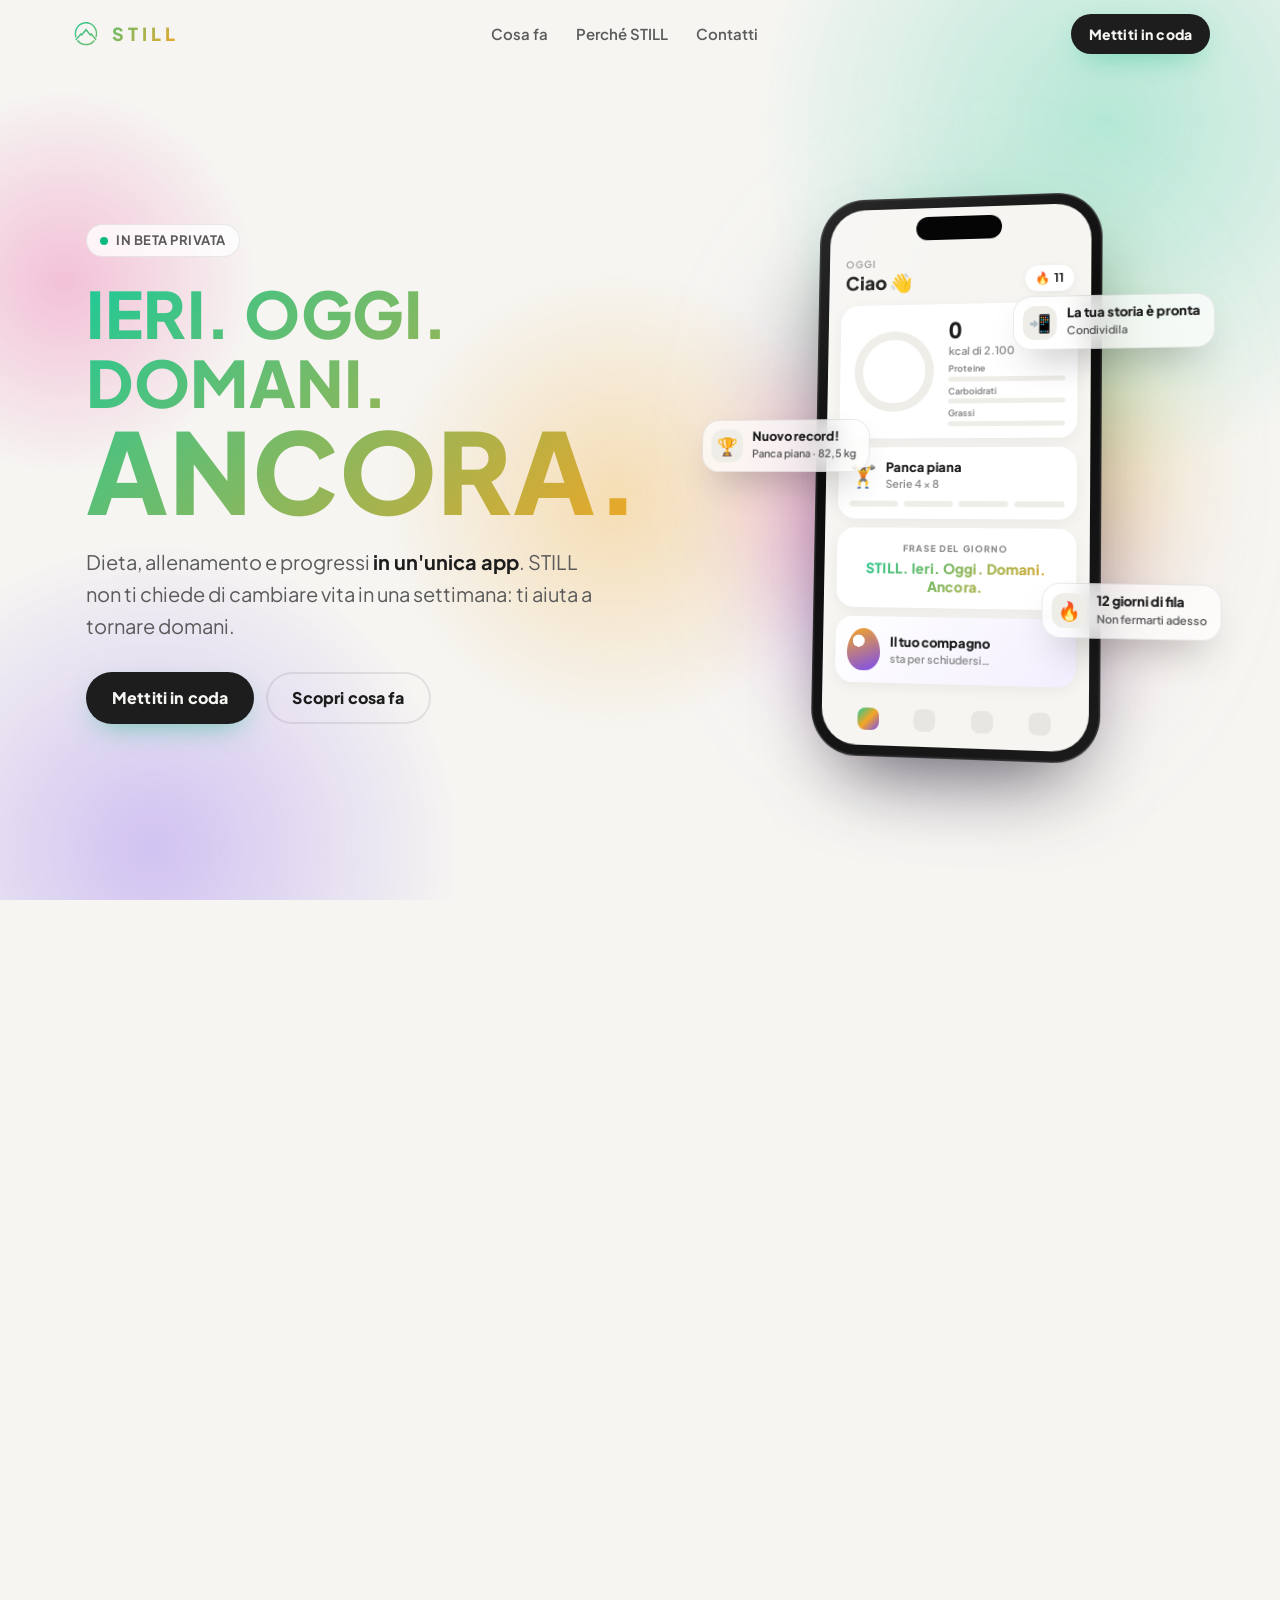
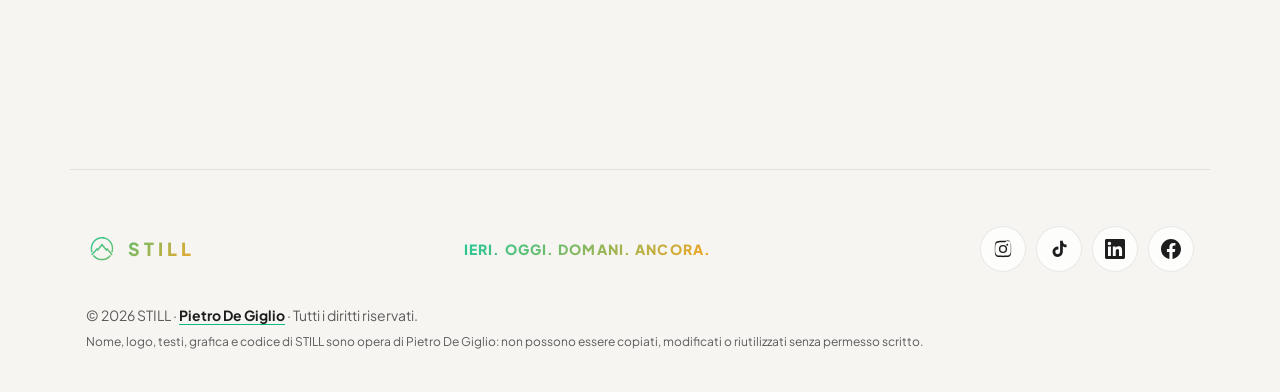
<file: index.html>
<!DOCTYPE html>
<html lang="it">
<head>
  <meta charset="UTF-8">
  <meta name="viewport" content="width=device-width, initial-scale=1">
  <meta http-equiv="Content-Security-Policy" content="default-src 'self'; script-src 'self'; style-src 'self'; img-src 'self' data:; font-src 'self'; connect-src 'none'; object-src 'none'; base-uri 'none'; form-action 'none'">

  <title>STILL — l'app per dieta, allenamento e progressi | Ieri. Oggi. Domani. Ancora.</title>
  <meta name="description" content="STILL mette dieta, allenamento e progressi in un'unica app. Importa il tuo piano alimentare e la tua scheda, allenati serie dopo serie e guarda il cambiamento. In beta: mettiti in coda.">
  <meta name="keywords" content="app dieta, app allenamento, scheda palestra, piano alimentare, contacalorie, macro, progressi fitness, STILL">
  <meta name="author" content="Pietro De Giglio">
  <meta name="robots" content="index, follow, max-image-preview:large">
  <link rel="canonical" href="https://pietrodegiglio.github.io/stillapp/">

  <meta property="og:type" content="website">
  <meta property="og:locale" content="it_IT">
  <meta property="og:site_name" content="STILL">
  <meta property="og:title" content="STILL — dieta, allenamento e progressi in un'unica app">
  <meta property="og:description" content="Il tuo piano, i tuoi allenamenti, il tuo cambiamento. Ieri. Oggi. Domani. Ancora.">
  <meta property="og:url" content="https://pietrodegiglio.github.io/stillapp/">
  <meta property="og:image" content="https://pietrodegiglio.github.io/stillapp/assets/icon-512.png">
  <meta name="twitter:card" content="summary">
  <meta name="twitter:title" content="STILL — dieta, allenamento e progressi in un'unica app">
  <meta name="twitter:description" content="Il tuo piano, i tuoi allenamenti, il tuo cambiamento. Ieri. Oggi. Domani. Ancora.">
  <meta name="twitter:image" content="https://pietrodegiglio.github.io/stillapp/assets/icon-512.png">

  <!-- Google Search Console: incolla qui il codice di verifica quando lo ottieni -->
  <!-- <meta name="google-site-verification" content="CODICE"> -->

  <meta name="theme-color" content="#F6F5F2" media="(prefers-color-scheme: light)">
  <meta name="theme-color" content="#121212" media="(prefers-color-scheme: dark)">
  <link rel="icon" href="assets/icon-192.png" type="image/png">
  <link rel="apple-touch-icon" href="assets/apple-touch-icon.png">
  <link rel="preload" href="assets/fonts/plus-jakarta-sans-latin-normal.woff2" as="font" type="font/woff2" crossorigin>
  <link rel="stylesheet" href="css/style.css">

  <script type="application/ld+json">
  {
    "@context": "https://schema.org",
    "@graph": [
      {
        "@type": "MobileApplication",
        "name": "STILL",
        "url": "https://pietrodegiglio.github.io/stillapp/",
        "applicationCategory": "HealthApplication",
        "operatingSystem": "Android, iOS, Web",
        "inLanguage": ["it", "en", "es"],
        "description": "Dieta, allenamento e progressi in un'unica app. Importa piano alimentare e scheda, allenati con progressione guidata, conta calorie e macro, guarda il cambiamento e condividilo.",
        "image": "https://pietrodegiglio.github.io/stillapp/assets/icon-512.png",
        "author": { "@id": "#autore" },
        "sameAs": [
          "https://www.instagram.com/still.webapp/",
          "https://www.tiktok.com/@still.webapp",
          "https://www.linkedin.com/company/stillwebapp/",
          "https://www.facebook.com/profile.php?id=61596785875883"
        ],
        "offers": { "@type": "Offer", "price": "0", "priceCurrency": "EUR" }
      },
      {
        "@type": "Person",
        "@id": "#autore",
        "name": "Pietro De Giglio",
        "url": "https://pietrodegiglio.github.io/"
      }
    ]
  }
  </script>
</head>

<body>
  <a class="skip" href="#contenuto">Vai al contenuto</a>
  <div class="aura" aria-hidden="true"><i></i><i></i><i></i><i></i></div>

  <header class="nav" id="nav">
    <a class="brand" href="#top" aria-label="STILL, torna all'inizio">
      <span class="brand-logo logo-mask grad-bg" aria-hidden="true"></span>
      <span class="brand-name grad-text">STILL</span>
    </a>
    <nav aria-label="Sezioni">
      <ul class="nav-links">
        <li><a href="#cosa-fa">Cosa fa</a></li>
        <li><a href="#perche">Perché STILL</a></li>
        <li><a href="#contatti">Contatti</a></li>
      </ul>
    </nav>
    <a class="btn btn-small" href="#contatti" data-motivo="coda">Mettiti in coda</a>
  </header>

  <main id="contenuto">

    <!-- HERO -->
    <section class="hero" id="top">
      <div class="hero-copy">
        <p class="badge"><span class="dot" aria-hidden="true"></span> In beta privata</p>
        <h1>
          <span class="sr-only">STILL: dieta, allenamento e progressi in un'unica app.</span>
          <span class="h1-days" aria-hidden="true"><span class="grad-text">Ieri.</span> <span class="grad-text">Oggi.</span> <span class="grad-text">Domani.</span></span>
          <span class="h1-again grad-text" aria-hidden="true">Ancora.</span>
        </h1>
        <p class="lead">
          Dieta, allenamento e progressi <strong>in un'unica app</strong>.
          STILL non ti chiede di cambiare vita in una settimana: ti aiuta a tornare domani.
        </p>
        <div class="cta-row">
          <a class="btn" href="#contatti" data-motivo="coda">Mettiti in coda</a>
          <a class="btn btn-ghost" href="#cosa-fa">Scopri cosa fa</a>
        </div>
      </div>

      <div class="hero-visual" aria-hidden="true">
        <div class="stage" id="stage">
          <div class="halo"></div>
          <div class="phone">
            <div class="phone-notch"></div>
            <div class="screen">
              <div class="scr-head">
                <div><small>Oggi</small><span class="scr-hello">Ciao 👋</span></div>
                <span class="scr-streak"><span class="flame">🔥</span><b id="streak">11</b></span>
              </div>

              <div class="card card-ring">
                <svg viewBox="0 0 120 120" class="ring">
                  <defs>
                    <linearGradient id="ringGrad" x1="0" y1="0" x2="1" y2="1">
                      <stop offset="0" stop-color="#20C997"/><stop offset=".5" stop-color="#F5A623"/><stop offset="1" stop-color="#7A4DF1"/>
                    </linearGradient>
                  </defs>
                  <circle cx="60" cy="60" r="50" class="ring-bg"/>
                  <circle cx="60" cy="60" r="50" class="ring-fg" stroke="url(#ringGrad)"/>
                </svg>
                <div class="ring-txt"><b id="kcal">0</b><small>kcal di 2.100</small></div>
                <div class="macros">
                  <span><em>Proteine</em><i><u class="m-p"></u></i></span>
                  <span><em>Carboidrati</em><i><u class="m-c"></u></i></span>
                  <span><em>Grassi</em><i><u class="m-g"></u></i></span>
                </div>
              </div>

              <div class="card card-work">
                <div class="work-top">
                  <span class="emoji">🏋️</span>
                  <div><b>Panca piana</b><small>Serie 4 × 8</small></div>
                  <span class="pill" id="pill">+2,5 kg</span>
                </div>
                <div class="sets"><i></i><i></i><i></i><i></i></div>
              </div>

              <div class="card card-quote">
                <small>Frase del giorno</small>
                <p class="grad-text">STILL. Ieri. Oggi. Domani. Ancora.</p>
              </div>

              <div class="card card-pet" id="pet">
                <span class="egg"><svg viewBox="0 0 34 42" class="crack"><path d="M4 20 L10 16 L14 22 L19 15 L24 21 L30 17"/></svg></span>
                <div><b>Il tuo compagno</b><small class="pet-a">sta per schiudersi…</small><small class="pet-b">Chi sarà? 👀</small></div>
                <span class="sparkle">✨</span>
              </div>

              <div class="tabbar"><i class="on"></i><i></i><i></i><i></i></div>
            </div>
          </div>

          <div class="chip chip-1"><span class="chip-ico">🏆</span><span><b>Nuovo record!</b><small>Panca piana · 82,5 kg</small></span></div>
          <div class="chip chip-2"><span class="chip-ico">🔥</span><span><b>12 giorni di fila</b><small>Non fermarti adesso</small></span></div>
          <div class="chip chip-3"><span class="chip-ico">📲</span><span><b>La tua storia è pronta</b><small>Condividila</small></span></div>
        </div>
      </div>
    </section>

    <!-- MANIFESTO -->
    <section class="manifesto reveal">
      <p>
        Non serve la giornata perfetta.<br>
        Serve <span class="grad-text">arrivare alla prossima</span>.
      </p>
    </section>

    <!-- FUNZIONI -->
    <section class="section" id="cosa-fa" aria-labelledby="t-cosa-fa">
      <div class="section-head reveal">
        <p class="eyebrow"><span class="eyebrow-line" aria-hidden="true"></span><span class="grad-text">Cosa fa</span></p>
        <h2 id="t-cosa-fa"><span class="grad-text">Tutto quello che ti serve.</span><br>Niente di quello che ti distrae.</h2>
      </div>

      <div class="grid">
        <article class="feat reveal">
          <span class="feat-ico" aria-hidden="true">📄</span>
          <h3>Il tuo piano, già dentro</h3>
          <p>Hai una dieta del nutrizionista o una scheda del coach? Caricala da PDF, Word o dalle note: STILL la legge e la trasforma in <span class="hl">giornate da seguire</span>.</p>
        </article>
        <article class="feat reveal">
          <span class="feat-ico" aria-hidden="true">💪</span>
          <h3>Allenati serie dopo serie</h3>
          <p>Esercizi con foto e muscoli coinvolti, sessione guidata e una <span class="hl">progressione</span> che sa quando è il momento di aggiungere ripetizioni o peso.</p>
        </article>
        <article class="feat reveal">
          <span class="feat-ico" aria-hidden="true">🥗</span>
          <h3>Mangia con un senso</h3>
          <p>Calorie e macro calcolati da soli, pasti preferiti e <span class="hl">idee su misura</span>, anche per chi fa sport e ha una gara nel weekend.</p>
        </article>
        <article class="feat reveal">
          <span class="feat-ico" aria-hidden="true">📈</span>
          <h3>Guarda il cambiamento</h3>
          <p>Record, foto prima e dopo, la mappa dei muscoli che hai allenato. I progressi che allo specchio non noti, <span class="hl">qui li vedi</span>.</p>
        </article>
        <article class="feat reveal">
          <span class="feat-ico" aria-hidden="true">🥚</span>
          <h3>Un compagno che cresce con&nbsp;te</h3>
          <p>Ogni serie di giorni parte da un uovo. Cosa ne esce, e come si evolve, dipende solo dalla tua <span class="hl">costanza</span>.</p>
        </article>
        <article class="feat reveal">
          <span class="feat-ico" aria-hidden="true">📲</span>
          <h3>Raccontalo</h3>
          <p>Storie e video riepilogo pronti da pubblicare: la settimana, il mese, il tuo anno su STILL. <span class="hl">Il percorso è tuo, mostralo.</span></p>
        </article>
      </div>

      <p class="more reveal">…e qualche sorpresa che preferiamo farti scoprire dentro l'app.</p>
    </section>

    <!-- PERCHÉ -->
    <section class="section why" id="perche" aria-labelledby="t-perche">
      <div class="section-head reveal">
        <p class="eyebrow"><span class="eyebrow-line" aria-hidden="true"></span><span class="grad-text">Perché STILL</span></p>
        <h2 id="t-perche">Fatta per chi <span class="grad-text">ricomincia</span>.<br>E per chi <span class="grad-text">non smette</span>.</h2>
      </div>
      <ul class="why-list">
        <li class="reveal">
          <b>Un'app al posto di tre</b>
          <span>Dieta, palestra e progressi <span class="hl">parlano tra loro</span>: quello che mangi tiene conto di come ti alleni.</span>
        </li>
        <li class="reveal">
          <b>Palestra, casa o campo</b>
          <span>Suggerimenti che <span class="hl">si adattano a te</span> e a quello che fai davvero, con sempre un'alternativa pronta.</span>
        </li>
        <li class="reveal">
          <b>Ogni giorno un motivo</b>
          <span>Una frase nuova al giorno, trofei da sbloccare e piccoli traguardi che fanno venire <span class="hl">voglia di esserci domani</span>.</span>
        </li>
      </ul>
    </section>

    <!-- CONTATTI -->
    <section class="section contact" id="contatti" aria-labelledby="t-contatti">
      <div class="contact-card reveal">
        <div class="contact-intro">
          <p class="eyebrow"><span class="eyebrow-line" aria-hidden="true"></span><span class="grad-text">Contatti</span></p>
          <h2 id="t-contatti">Scrivici.</h2>
          <p>STILL è in beta privata e cresce con chi la usa. Vuoi provarla tra i primi, hai un'idea o vuoi collaborare? Ogni messaggio viene letto.</p>
          <ul class="contact-points">
            <li><span aria-hidden="true">⏳</span> Mettiti in coda per la prossima apertura</li>
            <li><span aria-hidden="true">💡</span> Proponi un'idea o una funzione</li>
            <li><span aria-hidden="true">🤝</span> Collaborazioni: coach, nutrizionisti, palestre, creator, brand</li>
          </ul>
        </div>

        <form class="form" id="form" novalidate>
          <fieldset class="motivi">
            <legend>Perché ci scrivi?</legend>
            <label><input type="radio" name="motivo" value="coda" checked><span>Mettermi in coda</span></label>
            <label><input type="radio" name="motivo" value="idea"><span>Ho un'idea</span></label>
            <label><input type="radio" name="motivo" value="collab"><span>Collaborazione</span></label>
            <label><input type="radio" name="motivo" value="altro"><span>Altro</span></label>
          </fieldset>

          <div class="row2">
            <label class="field">
              <span>Nome</span>
              <input type="text" name="nome" autocomplete="name" required maxlength="80">
            </label>
            <label class="field">
              <span>Email</span>
              <input type="email" name="email" autocomplete="email" required maxlength="120">
            </label>
          </div>

          <label class="field" id="campo-ruolo" hidden>
            <span>Chi sei? <em>(coach, palestra, brand, creator…)</em></span>
            <input type="text" name="ruolo" maxlength="120">
          </label>

          <label class="field">
            <span id="msg-label">Messaggio <em>(facoltativo)</em></span>
            <textarea name="messaggio" rows="4" maxlength="2000" placeholder="Raccontaci che sport fai, cosa ti aspetti da STILL…"></textarea>
          </label>

          <p class="form-error" id="form-error" role="alert" hidden></p>
          <button class="btn btn-full" type="submit">Invia</button>
          <p class="form-note">Il pulsante apre la tua app email con il messaggio già pronto: devi solo premere invia. Usiamo i tuoi dati solo per risponderti.</p>
          <p class="form-ok" id="form-ok" role="status" hidden>La tua app email si è aperta: premi invia lì e ci sei. Se non si è aperta nulla, scrivici a <a id="mail-fallback" href="#"></a>.</p>
        </form>
      </div>
    </section>
  </main>

  <footer class="footer">
    <div class="footer-top">
      <a class="brand" href="#top" aria-label="STILL, torna all'inizio">
        <span class="brand-logo logo-mask grad-bg" aria-hidden="true"></span>
        <span class="brand-name grad-text">STILL</span>
      </a>
      <p class="footer-claim"><span class="grad-text">Ieri. Oggi. Domani. Ancora.</span></p>
      <ul class="social" id="social" aria-label="STILL sui social">
        <li><a data-social="instagram" aria-label="STILL su Instagram" target="_blank" rel="noopener">
          <svg viewBox="0 0 24 24" aria-hidden="true"><path d="M12 2.2c3.2 0 3.6 0 4.8.1 1.2.1 1.8.2 2.2.4.6.2 1 .5 1.4.9.4.4.7.9.9 1.4.2.4.4 1.1.4 2.2.1 1.3.1 1.6.1 4.8s0 3.6-.1 4.8c-.1 1.2-.2 1.8-.4 2.2-.2.6-.5 1-.9 1.4-.4.4-.9.7-1.4.9-.4.2-1.1.4-2.2.4-1.3.1-1.6.1-4.8.1s-3.6 0-4.8-.1c-1.2-.1-1.8-.2-2.2-.4-.6-.2-1-.5-1.4-.9-.4-.4-.7-.9-.9-1.4-.2-.4-.4-1.1-.4-2.2C2.2 15.6 2.2 15.2 2.2 12s0-3.6.1-4.8c.1-1.2.2-1.8.4-2.2.2-.6.5-1 .9-1.4.4-.4.9-.7 1.4-.9.4-.2 1.1-.4 2.2-.4C8.4 2.2 8.8 2.2 12 2.2zm0 1.8c-3.1 0-3.5 0-4.7.1-1.1.1-1.7.2-2.1.4-.5.2-.9.4-1.2.8-.4.4-.6.7-.8 1.2-.2.4-.3 1-.4 2.1C2.7 9.8 2.7 10.2 2.7 12s0 2.2.1 3.4c.1 1.1.2 1.7.4 2.1.2.5.4.9.8 1.2.4.4.7.6 1.2.8.4.2 1 .3 2.1.4 1.2.1 1.6.1 4.7.1s3.5 0 4.7-.1c1.1-.1 1.7-.2 2.1-.4.5-.2.9-.4 1.2-.8.4-.4.6-.7.8-1.2.2-.4.3-1 .4-2.1.1-1.2.1-1.6.1-4.7s0-3.5-.1-4.7c-.1-1.1-.2-1.7-.4-2.1-.2-.5-.4-.9-.8-1.2-.4-.4-.7-.6-1.2-.8-.4-.2-1-.3-2.1-.4C15.5 4 15.1 4 12 4zm0 3.1a4.9 4.9 0 110 9.8 4.9 4.9 0 010-9.8zm0 8.1a3.2 3.2 0 100-6.4 3.2 3.2 0 000 6.4zm6.2-8.3a1.1 1.1 0 11-2.3 0 1.1 1.1 0 012.3 0z"/></svg>
        </a></li>
        <li><a data-social="tiktok" aria-label="STILL su TikTok" target="_blank" rel="noopener">
          <svg viewBox="0 0 24 24" aria-hidden="true"><path d="M16.6 2h-3.3v13.4a2.9 2.9 0 11-2.9-2.9c.3 0 .6 0 .9.1V9.2a6.2 6.2 0 105.3 6.2V8.6a7.8 7.8 0 004.5 1.4V6.7A4.6 4.6 0 0116.6 2z"/></svg>
        </a></li>
        <li><a data-social="linkedin" aria-label="STILL su LinkedIn" target="_blank" rel="noopener">
          <svg viewBox="0 0 24 24" aria-hidden="true"><path d="M20.4 20.5h-3.6v-5.6c0-1.3 0-3-1.8-3s-2.1 1.4-2.1 2.9v5.7H9.4V9h3.4v1.6c.5-.9 1.6-1.8 3.4-1.8 3.6 0 4.3 2.4 4.3 5.5v6.2zM5.3 7.4a2.1 2.1 0 110-4.2 2.1 2.1 0 010 4.2zM7.1 20.5H3.6V9h3.5v11.5zM22.2 0H1.8C.8 0 0 .8 0 1.7v20.6c0 .9.8 1.7 1.8 1.7h20.4c1 0 1.8-.8 1.8-1.7V1.7C24 .8 23.2 0 22.2 0z"/></svg>
        </a></li>
        <li><a data-social="facebook" aria-label="STILL su Facebook" target="_blank" rel="noopener">
          <svg viewBox="0 0 24 24" aria-hidden="true"><path d="M24 12.1C24 5.4 18.6 0 12 0S0 5.4 0 12.1c0 6 4.4 11 10.1 11.9v-8.4H7.1v-3.5h3V9.4c0-3 1.8-4.7 4.5-4.7 1.3 0 2.7.2 2.7.2v3h-1.5c-1.5 0-2 .9-2 1.9v2.3h3.3l-.5 3.5h-2.8V24C19.6 23.1 24 18.1 24 12.1z"/></svg>
        </a></li>
      </ul>
    </div>
    <div class="footer-bottom">
      <p>© 2026 STILL · <a href="https://pietrodegiglio.github.io/" rel="author">Pietro De Giglio</a> · Tutti i diritti riservati.</p>
      <p class="footer-small">Nome, logo, testi, grafica e codice di STILL sono opera di Pietro De Giglio: non possono essere copiati, modificati o riutilizzati senza permesso scritto.</p>
    </div>
  </footer>

  <script src="js/main.js"></script>
</body>
</html>
</file>
<file: css/style.css>
@font-face {
  font-family: "Plus Jakarta Sans";
  font-style: normal;
  font-display: swap;
  font-weight: 200 800;
  src: url(../assets/fonts/plus-jakarta-sans-latin-ext-normal.woff2) format("woff2-variations");
  unicode-range: U+0100-02BA, U+02BD-02C5, U+02C7-02CC, U+02CE-02D7, U+02DD-02FF, U+0304, U+0308, U+0329, U+1D00-1DBF, U+1E00-1E9F, U+1EF2-1EFF, U+2020, U+20A0-20AB, U+20AD-20C0, U+2113, U+2C60-2C7F, U+A720-A7FF;
}
@font-face {
  font-family: "Plus Jakarta Sans";
  font-style: normal;
  font-display: swap;
  font-weight: 200 800;
  src: url(../assets/fonts/plus-jakarta-sans-latin-normal.woff2) format("woff2-variations");
  unicode-range: U+0000-00FF, U+0131, U+0152-0153, U+02BB-02BC, U+02C6, U+02DA, U+02DC, U+0304, U+0308, U+0329, U+2000-206F, U+20AC, U+2122, U+2191, U+2193, U+2212, U+2215, U+FEFF, U+FFFD;
}

/* Colori di STILL (gli stessi dell'app) */
:root {
  --bg: #F6F5F2;
  --bg-soft: #EFEDE8;
  --card: rgba(255, 255, 255, .78);
  --ink: #1D1D1D;
  --ink-soft: #5B5B5B;
  --line: rgba(29, 29, 29, .09);
  --salvia: #10B981;
  --teal: #20C997;
  --amber: #F5A623;
  --violet: #7A4DF1;
  --grad: linear-gradient(135deg, var(--teal), var(--amber), var(--violet), var(--teal));
  --shadow: 0 20px 50px -20px rgba(29, 29, 29, .25);
  --radius: 22px;
  --aura-op: .30;
  color-scheme: light;
}
@media (prefers-color-scheme: dark) {
  :root {
    --bg: #121212;
    --bg-soft: #1A1A1A;
    --card: rgba(30, 30, 30, .72);
    --ink: #F3F2EF;
    --ink-soft: #A9A9A9;
    --line: rgba(255, 255, 255, .09);
    --shadow: 0 20px 50px -20px rgba(0, 0, 0, .7);
    --aura-op: .2;
    color-scheme: dark;
  }
}

*, *::before, *::after { box-sizing: border-box; }
html { scroll-behavior: smooth; scroll-padding-top: 84px; overflow-x: clip; }
body {
  margin: 0;
  background: var(--bg);
  color: var(--ink);
  font-family: "Plus Jakarta Sans", system-ui, -apple-system, "Segoe UI", sans-serif;
  font-size: 17px;
  line-height: 1.6;
  -webkit-font-smoothing: antialiased;
  overflow-x: hidden;
  overflow-x: clip;
}
::selection { background: var(--salvia); color: #fff; }
a { color: inherit; }
img, svg { display: block; }
[hidden] { display: none !important; }
h1, h2, h3 { line-height: 1.08; margin: 0; letter-spacing: -.02em; }
p { margin: 0; }

.sr-only {
  position: absolute; width: 1px; height: 1px; padding: 0; margin: -1px;
  overflow: hidden; clip: rect(0 0 0 0); white-space: nowrap; border: 0;
}
.skip {
  position: absolute; left: 16px; top: -60px; z-index: 100;
  background: var(--ink); color: var(--bg); padding: 10px 16px; border-radius: 12px;
}
.skip:focus { top: 12px; }
:focus-visible { outline: 3px solid var(--salvia); outline-offset: 3px; border-radius: 8px; }

/* Gradiente cangiante, come nell'app */
@keyframes gradientShift {
  0% { background-position: 0% 50%; }
  50% { background-position: 100% 50%; }
  100% { background-position: 0% 50%; }
}
.grad-text {
  background: var(--grad);
  background-size: 300% 300%;
  -webkit-background-clip: text;
  background-clip: text;
  -webkit-text-fill-color: transparent;
  color: transparent;
  animation: gradientShift 6s ease infinite;
}
/* Gradiente sincronizzato: le scritte una sopra l'altra condividono UN solo gradiente
   (main.js misura il blocco e dice a ogni pezzo dove si trova), e tutte si muovono
   insieme grazie a --gs animata sulla pagina. */
@property --gs { syntax: "<number>"; inherits: true; initial-value: 0; }
@keyframes gsShift { 0%, 100% { --gs: 0; } 50% { --gs: 1; } }
html { animation: gsShift 6s ease infinite; }
.gsync {
  animation: none !important;
  background-image: linear-gradient(135deg, var(--teal), var(--amber), var(--violet), var(--teal)) !important;
  background-size: calc(var(--gw) * 3) calc(var(--gh) * 3) !important;
  background-position: calc(var(--gs) * -2 * var(--gw) - var(--gx)) calc(var(--gs) * -2 * var(--gh) - var(--gy)) !important;
  background-repeat: no-repeat !important;
  -webkit-box-decoration-break: clone; box-decoration-break: clone;
}
.h1-days .gsync, .h1-again.gsync { animation: rise .7s ease forwards !important; }
.h1-days .gsync:nth-child(2) { animation-delay: .15s !important; }
.h1-days .gsync:nth-child(3) { animation-delay: .3s !important; }
.h1-again.gsync { animation-delay: .5s !important; animation-duration: .8s !important; }

.grad-bg {
  background: var(--grad);
  background-size: 300% 300%;
  animation: gradientShift 6s ease infinite;
}
.logo-mask {
  -webkit-mask: url(../assets/LOGO.svg) center / contain no-repeat;
  mask: url(../assets/LOGO.svg) center / contain no-repeat;
}

/* Bottoni */
.btn {
  display: inline-flex; align-items: center; justify-content: center; gap: 8px;
  min-height: 52px; padding: 0 26px;
  border: 0; border-radius: 999px;
  background: var(--ink); color: var(--bg);
  font: inherit; font-weight: 800; font-size: 16px; letter-spacing: .01em;
  text-decoration: none; cursor: pointer;
  transition: transform .2s ease, box-shadow .2s ease;
  box-shadow: 0 10px 30px -12px rgba(16, 185, 129, .7);
}
@media (hover: hover) { .btn:hover { transform: translateY(-2px); box-shadow: 0 16px 34px -12px rgba(16, 185, 129, .85); } }
.btn:active { transform: translateY(0); }
.btn-ghost { background: transparent; color: var(--ink); box-shadow: inset 0 0 0 2px var(--line); }
.btn-ghost:hover { box-shadow: inset 0 0 0 2px var(--ink); }
.btn-small { min-height: 40px; padding: 0 18px; font-size: 14px; }
.btn-full { width: 100%; }

/* Barra in alto */
.nav {
  position: fixed; inset: 0 0 auto 0; z-index: 50;
  display: flex; align-items: center; justify-content: space-between; gap: 16px;
  padding: 14px max(16px, calc((100vw - 1140px) / 2));
  transition: background .3s ease, box-shadow .3s ease;
}
.nav.scrolled {
  background: color-mix(in srgb, var(--bg) 82%, transparent);
  -webkit-backdrop-filter: blur(14px);
  backdrop-filter: blur(14px);
  box-shadow: 0 1px 0 var(--line);
}
.brand { display: inline-flex; align-items: center; gap: 10px; text-decoration: none; }
.brand-logo { width: 32px; height: 32px; }
.brand-name { font-weight: 800; letter-spacing: .22em; font-size: 18px; }
.nav-links { display: flex; gap: 28px; list-style: none; margin: 0; padding: 0; }
.nav-links a { text-decoration: none; font-weight: 600; font-size: 15px; color: var(--ink-soft); }
.nav-links a:hover { color: var(--ink); }
@media (max-width: 760px) { .nav-links { display: none; } }

/* Hero */
.hero {
  position: relative;
  min-height: min(100svh, 900px);
  display: grid; grid-template-columns: 1.1fr .9fr; align-items: center; gap: 48px;
  max-width: 1140px; margin: 0 auto;
  padding: 120px 16px 72px;
}
/* Sfondo vivo: macchie di colore che si muovono piano dietro tutta la pagina */
.aura { position: fixed; inset: 0; z-index: -1; overflow: hidden; pointer-events: none; }
.aura i { position: absolute; border-radius: 50%; opacity: var(--aura-op); will-change: transform; background: radial-gradient(circle closest-side, var(--c) 0%, transparent 100%) !important; }
.aura i:nth-child(1) { width: 55vmax; height: 55vmax; --c: var(--teal); top: -18vmax; right: -14vmax; animation: drift1 22s ease-in-out infinite; }
.aura i:nth-child(2) { width: 48vmax; height: 48vmax; --c: var(--violet); bottom: -20vmax; left: -12vmax; animation: drift2 26s ease-in-out infinite; }
.aura i:nth-child(3) { width: 36vmax; height: 36vmax; --c: var(--amber); top: 30%; left: 30%; animation: drift3 30s ease-in-out infinite; }
.aura i:nth-child(4) { width: 30vmax; height: 30vmax; --c: #EC4899; top: 10%; left: -10vmax; animation: drift2 34s ease-in-out infinite reverse; }
@keyframes drift1 { 0%, 100% { transform: translate(0, 0) scale(1); } 50% { transform: translate(-18vw, 22vh) scale(1.15); } }
@keyframes drift2 { 0%, 100% { transform: translate(0, 0) scale(1); } 50% { transform: translate(22vw, -18vh) scale(.9); } }
@keyframes drift3 { 0%, 100% { transform: translate(0, 0) scale(1); } 33% { transform: translate(-20vw, 15vh) scale(1.2); } 66% { transform: translate(15vw, -10vh) scale(.85); } }
.hl { font-weight: 800; }
.hl { background: var(--grad); background-size: 300% 300%; -webkit-background-clip: text; background-clip: text; -webkit-text-fill-color: transparent; color: transparent; animation: gradientShift 6s ease infinite; }

.badge {
  display: inline-flex; align-items: center; gap: 8px;
  padding: 6px 14px; border-radius: 999px;
  background: var(--card); box-shadow: inset 0 0 0 1px var(--line);
  font-size: 13px; font-weight: 700; letter-spacing: .04em; text-transform: uppercase; color: var(--ink-soft);
}
.dot { width: 8px; height: 8px; border-radius: 50%; background: var(--salvia); box-shadow: 0 0 0 0 rgba(16, 185, 129, .6); animation: pulse 2s infinite; }
@keyframes pulse {
  0% { box-shadow: 0 0 0 0 rgba(16, 185, 129, .6); }
  70% { box-shadow: 0 0 0 10px rgba(16, 185, 129, 0); }
  100% { box-shadow: 0 0 0 0 rgba(16, 185, 129, 0); }
}
.hero h1 { margin: 22px 0 22px; font-weight: 800; text-transform: uppercase; letter-spacing: .02em; }
.h1-days { display: block; font-size: clamp(34px, 6vw, 64px); }
.h1-days span { display: inline-block; opacity: 0; animation: rise .7s ease forwards; }
.h1-days span:nth-child(2) { animation-delay: .15s; }
.h1-days span:nth-child(3) { animation-delay: .3s; }
.h1-again { display: block; font-size: clamp(54px, 10vw, 112px); line-height: .95; opacity: 0; animation: rise .8s ease .5s forwards; }
@keyframes rise {
  from { opacity: 0; transform: translateY(18px); }
  to { opacity: 1; transform: none; }
}
.lead { font-size: clamp(17px, 2vw, 20px); color: var(--ink-soft); max-width: 34ch; }
.lead strong { color: var(--ink); }
.cta-row { display: flex; flex-wrap: wrap; gap: 12px; margin-top: 30px; }

/* Telefono: un assaggio animato dell'app, non tutta l'app */
.hero-visual { display: flex; justify-content: center; perspective: 1400px; }
.stage {
  position: relative; transform-style: preserve-3d;
  transform: rotateY(var(--ry, -10deg)) rotateX(var(--rx, 4deg));
  transition: transform .5s cubic-bezier(.2, .8, .2, 1);
}
.halo {
  position: absolute; inset: 6% -14%; border-radius: 50%;
  background: conic-gradient(from 0deg, var(--teal), var(--amber), var(--violet), #EC4899, var(--teal));
  filter: blur(60px); opacity: .5;
  animation: spin 14s linear infinite;
}
@keyframes spin { to { transform: rotate(360deg); } }
.phone {
  position: relative; width: 290px; aspect-ratio: 9 / 17.5;
  border-radius: 46px; padding: 11px;
  background: linear-gradient(145deg, #2a2a2a, #0c0c0c 40%, #1b1b1b);
  box-shadow: 0 40px 80px -30px rgba(0, 0, 0, .6), inset 0 0 0 1.5px rgba(255, 255, 255, .12);
  animation: phoneIn 1.1s cubic-bezier(.2, .8, .2, 1) .2s both;
}
.phone::after { /* riflesso sul vetro */
  content: ""; position: absolute; inset: 11px; border-radius: 36px; pointer-events: none;
  background: linear-gradient(115deg, rgba(255, 255, 255, .35) 0%, rgba(255, 255, 255, 0) 30%);
  mix-blend-mode: soft-light;
}
@keyframes phoneIn {
  from { opacity: 0; transform: translateY(60px) scale(.94); }
  to { opacity: 1; transform: none; }
}
.phone-notch { position: absolute; top: 20px; left: 50%; width: 88px; height: 24px; border-radius: 20px; background: #050505; transform: translateX(-50%); z-index: 2; }
.screen {
  position: relative; height: 100%; border-radius: 36px; overflow: hidden;
  background: #F6F5F2; color: #1D1D1D;
  padding: 50px 13px 13px; display: flex; flex-direction: column; gap: 9px;
  font-size: 12px; line-height: 1.3; text-align: left;
}
.scr-head { display: flex; justify-content: space-between; align-items: flex-end; padding: 0 4px 2px; }
.scr-head small { display: block; font-size: 10px; font-weight: 700; color: #9a9a9a; text-transform: uppercase; letter-spacing: .1em; }
.scr-hello { font-weight: 800; font-size: 19px; }
.scr-streak { display: inline-flex; align-items: center; gap: 4px; font-weight: 800; background: #fff; padding: 5px 10px; border-radius: 999px; box-shadow: 0 2px 8px rgba(0, 0, 0, .06); }
.scr-streak b { display: inline-block; }
.scr-streak b.bump { animation: bump .6s ease; }
.flame { display: inline-block; animation: flicker 1.2s ease-in-out infinite; transform-origin: 50% 90%; }
@keyframes flicker { 0%, 100% { transform: scale(1) rotate(0); } 30% { transform: scale(1.12) rotate(-6deg); } 60% { transform: scale(.95) rotate(5deg); } }
@keyframes bump { 0% { transform: scale(1); } 40% { transform: scale(1.6); color: #F5A623; } 100% { transform: scale(1); } }
.card { background: #fff; border-radius: 18px; padding: 12px; box-shadow: 0 4px 14px rgba(0, 0, 0, .05); }
.card b { display: block; font-weight: 800; font-size: 13px; }
.card small { color: #8A8A8A; font-weight: 600; font-size: 11px; }
.card-ring { display: grid; grid-template-columns: 88px 1fr; align-items: center; gap: 4px 12px; }
.ring { width: 88px; height: 88px; grid-row: span 2; transform: rotate(-90deg); }
.ring circle { fill: none; stroke-width: 12; }
.ring-bg { stroke: #EFEDE8; }
.ring-fg { stroke-linecap: round; stroke-dasharray: 314; stroke-dashoffset: 314; transition: stroke-dashoffset 1.6s cubic-bezier(.3, .7, .2, 1); }
.play .ring-fg { stroke-dashoffset: 102; }
.ring-txt b { font-size: 22px; font-variant-numeric: tabular-nums; }
.macros { display: grid; gap: 4px; }
.macros span { display: grid; gap: 2px; }
.macros em { font-style: normal; font-size: 9px; font-weight: 700; color: #8a8a8a; }
.macros i { display: block; height: 5px; border-radius: 5px; background: #EFEDE8; overflow: hidden; }
.macros u { display: block; height: 100%; width: 0; border-radius: 5px; transition: width 1.4s cubic-bezier(.3, .7, .2, 1); }
.m-p { background: #7A4DF1; } .m-c { background: #F5A623; } .m-g { background: #20C997; }
.play .m-p { width: 72%; transition-delay: .3s; }
.play .m-c { width: 58%; transition-delay: .45s; }
.play .m-g { width: 44%; transition-delay: .6s; }
.work-top { display: flex; align-items: center; gap: 10px; }
.work-top > div { flex: 1; min-width: 0; }
.emoji { font-size: 22px; }
.pill { background: rgba(16, 185, 129, .14); color: #0b8a61; font-weight: 800; font-size: 11px; padding: 4px 8px; border-radius: 999px; white-space: nowrap; opacity: 0; transform: scale(.5); transition: opacity .3s, transform .4s cubic-bezier(.3, 1.6, .5, 1); }
.pill.show { opacity: 1; transform: none; }
.sets { display: grid; grid-template-columns: repeat(4, 1fr); gap: 6px; margin-top: 10px; }
.sets i { height: 6px; border-radius: 6px; background: #EFEDE8; position: relative; overflow: hidden; }
.sets i::after { content: ""; position: absolute; inset: 0; background: linear-gradient(90deg, #20C997, #10B981); transform: scaleX(0); transform-origin: left; transition: transform .45s ease; }
.sets i.done::after { transform: none; }
.card-quote { text-align: center; padding: 12px 12px 13px; }
.card-quote small { text-transform: uppercase; letter-spacing: .12em; font-size: 9px; font-weight: 800; }
.card-quote p { margin-top: 4px; font-size: 14px; font-weight: 800; line-height: 1.25; letter-spacing: .01em; }
.card-pet { display: flex; align-items: center; gap: 10px; position: relative; background: linear-gradient(135deg, #fff, #f3eefe); overflow: hidden; }
.card-pet > div { flex: 1; min-width: 0; }
.pet-b { display: none; }
.card-pet.hatch .pet-a { display: none; }
.card-pet.hatch .pet-b { display: inline; color: #7A4DF1; font-weight: 800; }
.egg {
  position: relative; width: 34px; height: 42px; flex: none;
  border-radius: 50% 50% 46% 46% / 58% 58% 42% 42%;
  background: radial-gradient(circle at 35% 30%, #fff 0 16%, transparent 17%), linear-gradient(160deg, #F5A623, #7A4DF1);
  animation: wobble 2.4s ease-in-out infinite; transform-origin: 50% 90%;
  transition: box-shadow .5s ease;
}
.card-pet.hatch .egg { animation: shake .45s ease-in-out 4; box-shadow: 0 0 22px 6px rgba(245, 166, 35, .55); }
.crack { position: absolute; inset: 0; width: 100%; height: 100%; }
.crack path { fill: none; stroke: #fff; stroke-width: 2; stroke-linecap: round; stroke-linejoin: round; stroke-dasharray: 40; stroke-dashoffset: 40; transition: stroke-dashoffset .8s ease; }
.card-pet.hatch .crack path { stroke-dashoffset: 0; }
.sparkle { position: absolute; right: 12px; top: 50%; font-size: 18px; opacity: 0; transform: translateY(-50%) scale(.3); transition: opacity .3s, transform .5s cubic-bezier(.3, 1.6, .5, 1); }
.card-pet.hatch .sparkle { opacity: 1; transform: translateY(-50%) scale(1) rotate(20deg); }
@keyframes wobble { 0%, 60%, 100% { transform: rotate(0); } 70% { transform: rotate(-9deg); } 80% { transform: rotate(8deg); } 90% { transform: rotate(-4deg); } }
@keyframes shake { 0%, 100% { transform: rotate(0); } 25% { transform: rotate(-12deg); } 75% { transform: rotate(12deg); } }
.tabbar { margin-top: auto; display: flex; justify-content: space-around; padding: 10px 6px 2px; }
.tabbar i { width: 22px; height: 22px; border-radius: 8px; background: #E8E6E1; }
.tabbar i.on { background: linear-gradient(135deg, #20C997, #F5A623, #7A4DF1); }

/* Notifiche che galleggiano attorno al telefono */
.chip {
  position: absolute; z-index: 3; display: flex; align-items: center; gap: 10px;
  padding: 10px 14px 10px 10px; border-radius: 18px; white-space: nowrap; text-align: left;
  background: color-mix(in srgb, var(--card) 90%, transparent);
  -webkit-backdrop-filter: blur(14px); backdrop-filter: blur(14px);
  box-shadow: inset 0 0 0 1px var(--line), 0 18px 40px -18px rgba(0, 0, 0, .45);
  opacity: 0;
  animation: chipIn .7s cubic-bezier(.3, 1.4, .5, 1) forwards, floaty 6s ease-in-out infinite;
}
.chip b { display: block; font-size: 13px; font-weight: 800; line-height: 1.2; }
.chip small { display: block; font-size: 11px; color: var(--ink-soft); font-weight: 600; }
.chip-ico { display: grid; place-items: center; width: 34px; height: 34px; border-radius: 12px; font-size: 18px; background: var(--bg-soft); }
.chip-1 { top: 40%; left: -42%; animation-delay: 2.2s, 2.9s; }
.chip-2 { top: 69%; right: -40%; animation-delay: 3s, 3.7s; }
.chip-3 { top: 18.5%; right: -38%; animation-delay: 1.4s, 2.1s; }
@keyframes chipIn { from { opacity: 0; transform: translateY(20px) scale(.8); } to { opacity: 1; transform: none; } }
@keyframes floaty { 0%, 100% { translate: 0 0; } 50% { translate: 0 -10px; } }

/* Manifesto */
.manifesto { max-width: 1140px; margin: 0 auto; padding: 72px 16px; text-align: center; }
.manifesto p { font-size: clamp(30px, 5vw, 56px); font-weight: 800; line-height: 1.12; letter-spacing: -.02em; }

/* Sezioni */
.section { max-width: 1140px; margin: 0 auto; padding: 80px 16px; }
.section-head { max-width: 720px; margin-bottom: 44px; }
.eyebrow { display: inline-flex; align-items: center; gap: 10px; font-size: 13px; font-weight: 800; letter-spacing: .18em; text-transform: uppercase; margin-bottom: 14px; }
.eyebrow-line { display: inline-block; width: 28px; height: 3px; border-radius: 3px; background: var(--grad); background-size: 300% 300%; }
.section h2 { font-size: clamp(30px, 4.4vw, 48px); font-weight: 800; }

.grid { display: grid; grid-template-columns: repeat(3, 1fr); gap: 18px; }
.feat {
  background: var(--card); -webkit-backdrop-filter: blur(12px); backdrop-filter: blur(12px); border-radius: var(--radius); padding: 28px;
  box-shadow: inset 0 0 0 1px var(--line);
  transition: transform .25s ease, box-shadow .25s ease;
}
.feat:hover { transform: translateY(-4px); box-shadow: inset 0 0 0 1px var(--line), var(--shadow); }
.feat-ico {
  display: grid; place-items: center; width: 52px; height: 52px; border-radius: 16px;
  background: var(--bg-soft); font-size: 26px; margin-bottom: 18px;
}
.feat h3 { font-size: 20px; font-weight: 800; margin-bottom: 10px; }
.feat p { color: var(--ink-soft); font-size: 16px; }
.more { margin-top: 32px; text-align: center; color: var(--ink-soft); font-weight: 600; font-style: italic; }

.why-list { list-style: none; margin: 0; padding: 0; display: grid; grid-template-columns: repeat(3, 1fr); gap: 0 40px; }
.why-list li { padding: 26px 0; border-top: 1px solid var(--line); display: flex; flex-direction: column; gap: 6px; }
.why-list b { font-size: 21px; font-weight: 800; }
.why-list li > span { color: var(--ink-soft); }

/* Contatti */
.contact-card {
  display: grid; grid-template-columns: .9fr 1.1fr; gap: 48px;
  background: var(--card); border-radius: 32px; padding: 48px;
  box-shadow: inset 0 0 0 1px var(--line), var(--shadow);
  position: relative; overflow: hidden;
}
.contact-card::before {
  content: ""; position: absolute; inset: 0 0 auto 0; height: 5px;
  background: var(--grad); background-size: 300% 300%; animation: gradientShift 6s ease infinite;
}
.contact-intro h2 { margin-bottom: 14px; }
.contact-intro > p { color: var(--ink-soft); }
.contact-points { list-style: none; padding: 0; margin: 26px 0 0; display: grid; gap: 12px; font-weight: 600; font-size: 15px; }
.contact-points li { display: flex; gap: 10px; }

.form { display: grid; gap: 16px; }
.motivi { border: 0; padding: 0; margin: 0; display: flex; flex-wrap: wrap; gap: 8px; }
.motivi legend { font-weight: 700; font-size: 14px; margin-bottom: 10px; padding: 0; }
.motivi label { position: relative; }
.motivi input { position: absolute; opacity: 0; inset: 0; margin: 0; cursor: pointer; }
.motivi span {
  display: inline-block; padding: 9px 16px; border-radius: 999px;
  background: var(--bg-soft); font-weight: 700; font-size: 14px; cursor: pointer;
  box-shadow: inset 0 0 0 1.5px var(--line); transition: background .2s, box-shadow .2s, color .2s;
}
.motivi input:checked + span { background: var(--ink); color: var(--bg); }
.motivi input:focus-visible + span { outline: 3px solid var(--salvia); outline-offset: 2px; }
.row2 { display: grid; grid-template-columns: 1fr 1fr; gap: 16px; }
.field { display: grid; gap: 6px; }
.field > span { font-weight: 700; font-size: 14px; }
.field em { font-style: normal; font-weight: 500; color: var(--ink-soft); }
.field input, .field textarea {
  width: 100%; font: inherit; font-size: 16px; color: var(--ink);
  background: var(--bg); border: 1.5px solid var(--line); border-radius: 14px;
  padding: 13px 14px; transition: border-color .2s, box-shadow .2s;
}
.field textarea { resize: vertical; min-height: 110px; }
.field input:focus, .field textarea:focus { outline: none; border-color: var(--salvia); box-shadow: 0 0 0 4px rgba(16, 185, 129, .15); }
.field input[aria-invalid="true"] { border-color: #E5484D; }
.form-error { color: #E5484D; font-weight: 700; font-size: 14px; }
.form-note { font-size: 13px; color: var(--ink-soft); }
.form-ok { font-size: 14px; font-weight: 600; color: var(--salvia); }
.form-ok a { color: inherit; }

/* Footer */
.footer { max-width: 1140px; margin: 0 auto; padding: 56px 16px 40px; border-top: 1px solid var(--line); }
.footer-top { display: flex; flex-wrap: wrap; align-items: center; justify-content: space-between; gap: 20px; }
.footer-claim { font-weight: 800; text-transform: uppercase; letter-spacing: .08em; font-size: 14px; }
.social { list-style: none; margin: 0; padding: 0; display: flex; gap: 10px; }
.social a {
  display: grid; place-items: center; width: 46px; height: 46px; border-radius: 50%;
  background: var(--card); box-shadow: inset 0 0 0 1px var(--line); cursor: pointer;
  transition: transform .2s, background .2s, color .2s;
}
.social a:hover { transform: translateY(-3px); background: var(--ink); color: var(--bg); }
.social a.off { opacity: .35; pointer-events: none; }
.social svg { width: 20px; height: 20px; fill: currentColor; }
.footer-bottom { margin-top: 32px; display: grid; gap: 6px; font-size: 14px; color: var(--ink-soft); }
.footer-bottom a { color: var(--ink); font-weight: 700; text-decoration-color: var(--salvia); text-underline-offset: 3px; }
.footer-small { font-size: 12px; }

/* Comparsa allo scorrimento */
.js .reveal { opacity: 0; transform: translateY(24px); transition: opacity .7s ease, transform .7s ease; }
.js .reveal.in { opacity: 1; transform: none; }

/* Telefono e tablet */
@media (max-width: 900px) {
  .hero { grid-template-columns: 1fr; text-align: center; padding-top: 108px; gap: 56px; min-height: auto; }
  .lead { margin: 0 auto; }
  .cta-row { justify-content: center; }
  .phone { width: 290px; }
  .stage { --ry: 0deg; --rx: 0deg; }
  .chip { padding: 7px 10px 7px 7px; border-radius: 14px; gap: 7px; }
  .chip b { font-size: 11px; } .chip small { font-size: 10px; }
  .chip-ico { width: 26px; height: 26px; font-size: 14px; border-radius: 9px; }
  .chip small { display: none; }
  .chip { padding: 5px 10px 5px 5px; }
  .chip-ico { width: 22px; height: 22px; font-size: 12px; border-radius: 7px; }
  .chip-1 { left: -6%; top: 41.5%; } .chip-2 { right: -6%; top: 70.5%; } .chip-3 { right: -6%; top: 16.5%; }
  /* niente esce dai lati: alone e notifiche restano dentro lo schermo */
  .hero-visual { margin: -30px -16px; padding: 30px 0; overflow: hidden; }
  .grid { grid-template-columns: repeat(2, 1fr); }
  .contact-card { grid-template-columns: 1fr; padding: 32px 22px; gap: 32px; }
}
@media (max-width: 600px) {
  body { font-size: 16px; }
  .grid, .why-list, .row2 { grid-template-columns: 1fr; }
  .section { padding: 60px 16px; }
  .manifesto { padding: 48px 16px; }
  .feat { padding: 22px; }
  .nav .btn-small { padding: 0 14px; font-size: 13px; }
  .cta-row .btn { flex: 1 1 100%; }
  .footer-top { flex-direction: column; align-items: flex-start; }
}

@media (prefers-reduced-motion: reduce) {
  *, *::before, *::after { animation-duration: .01ms !important; animation-iteration-count: 1 !important; transition-duration: .01ms !important; }
  html { scroll-behavior: auto; }
  .js .reveal { opacity: 1; transform: none; }
}
</file>
